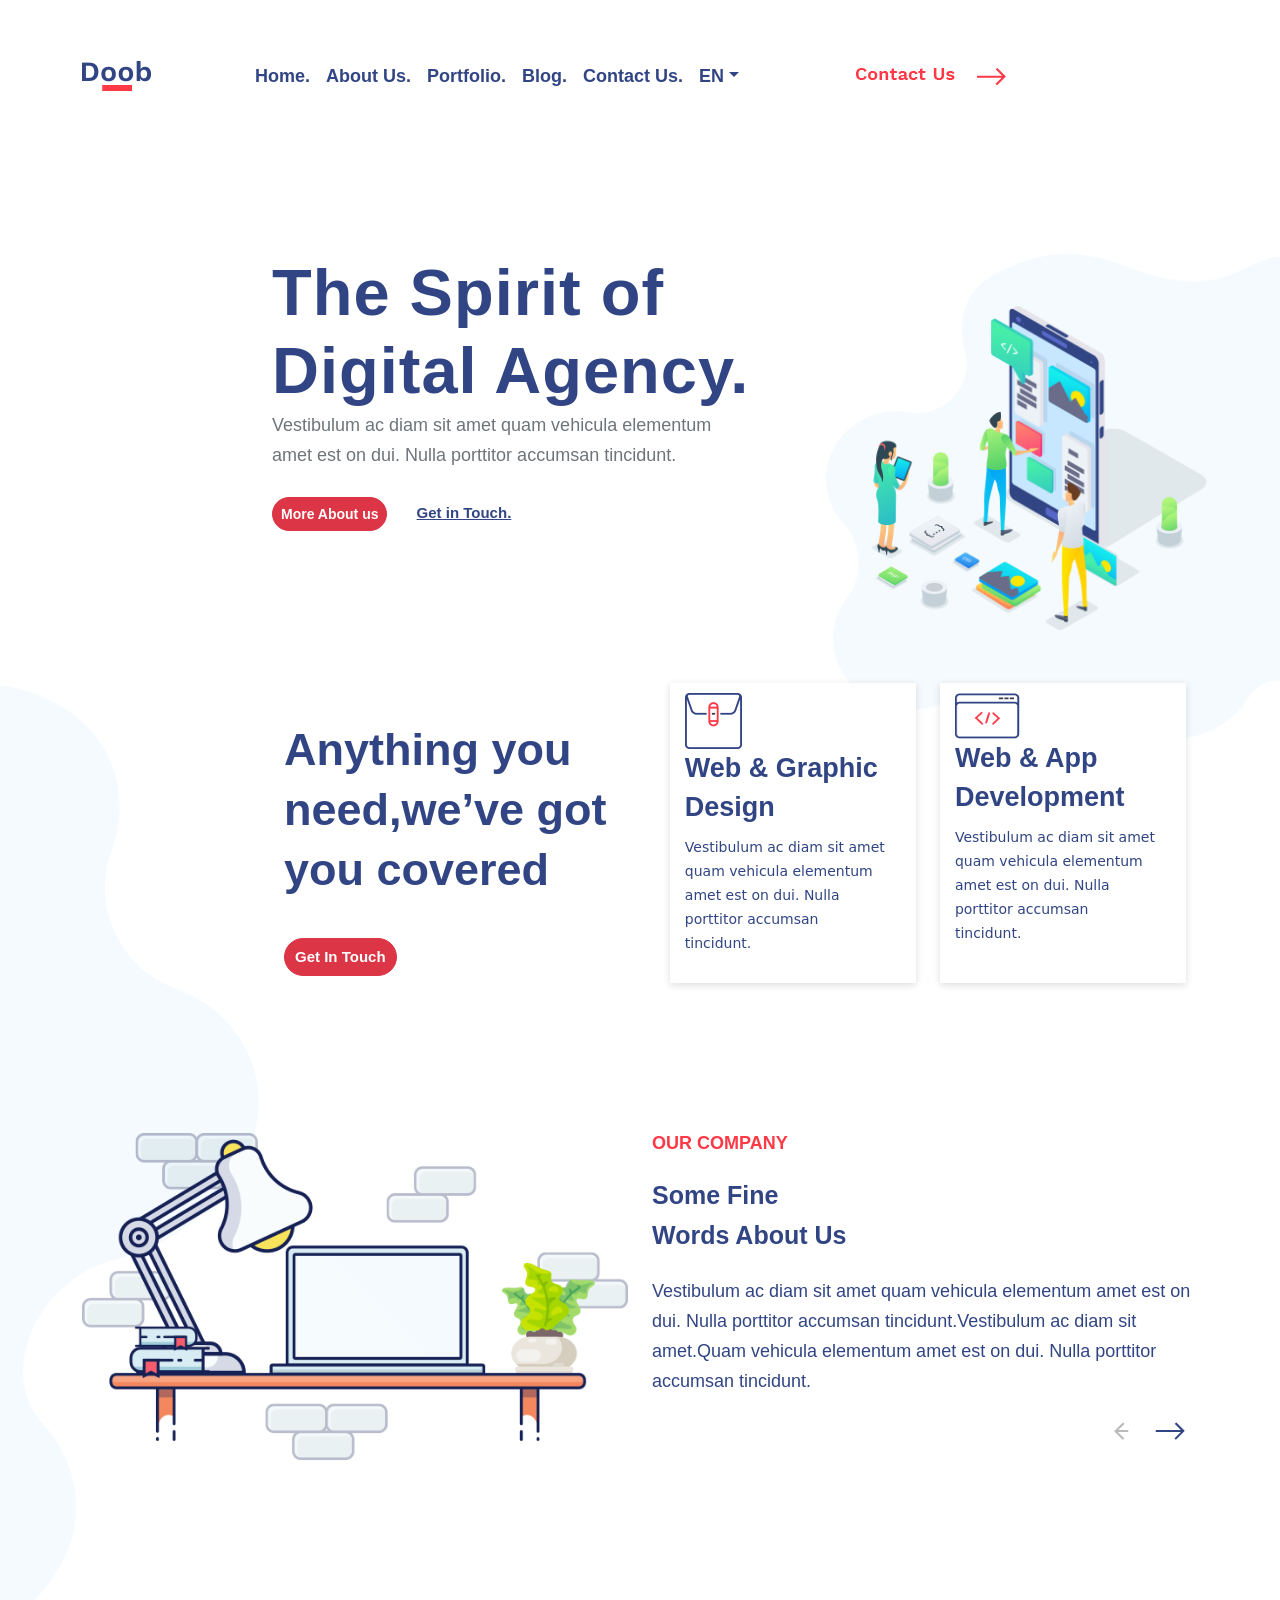
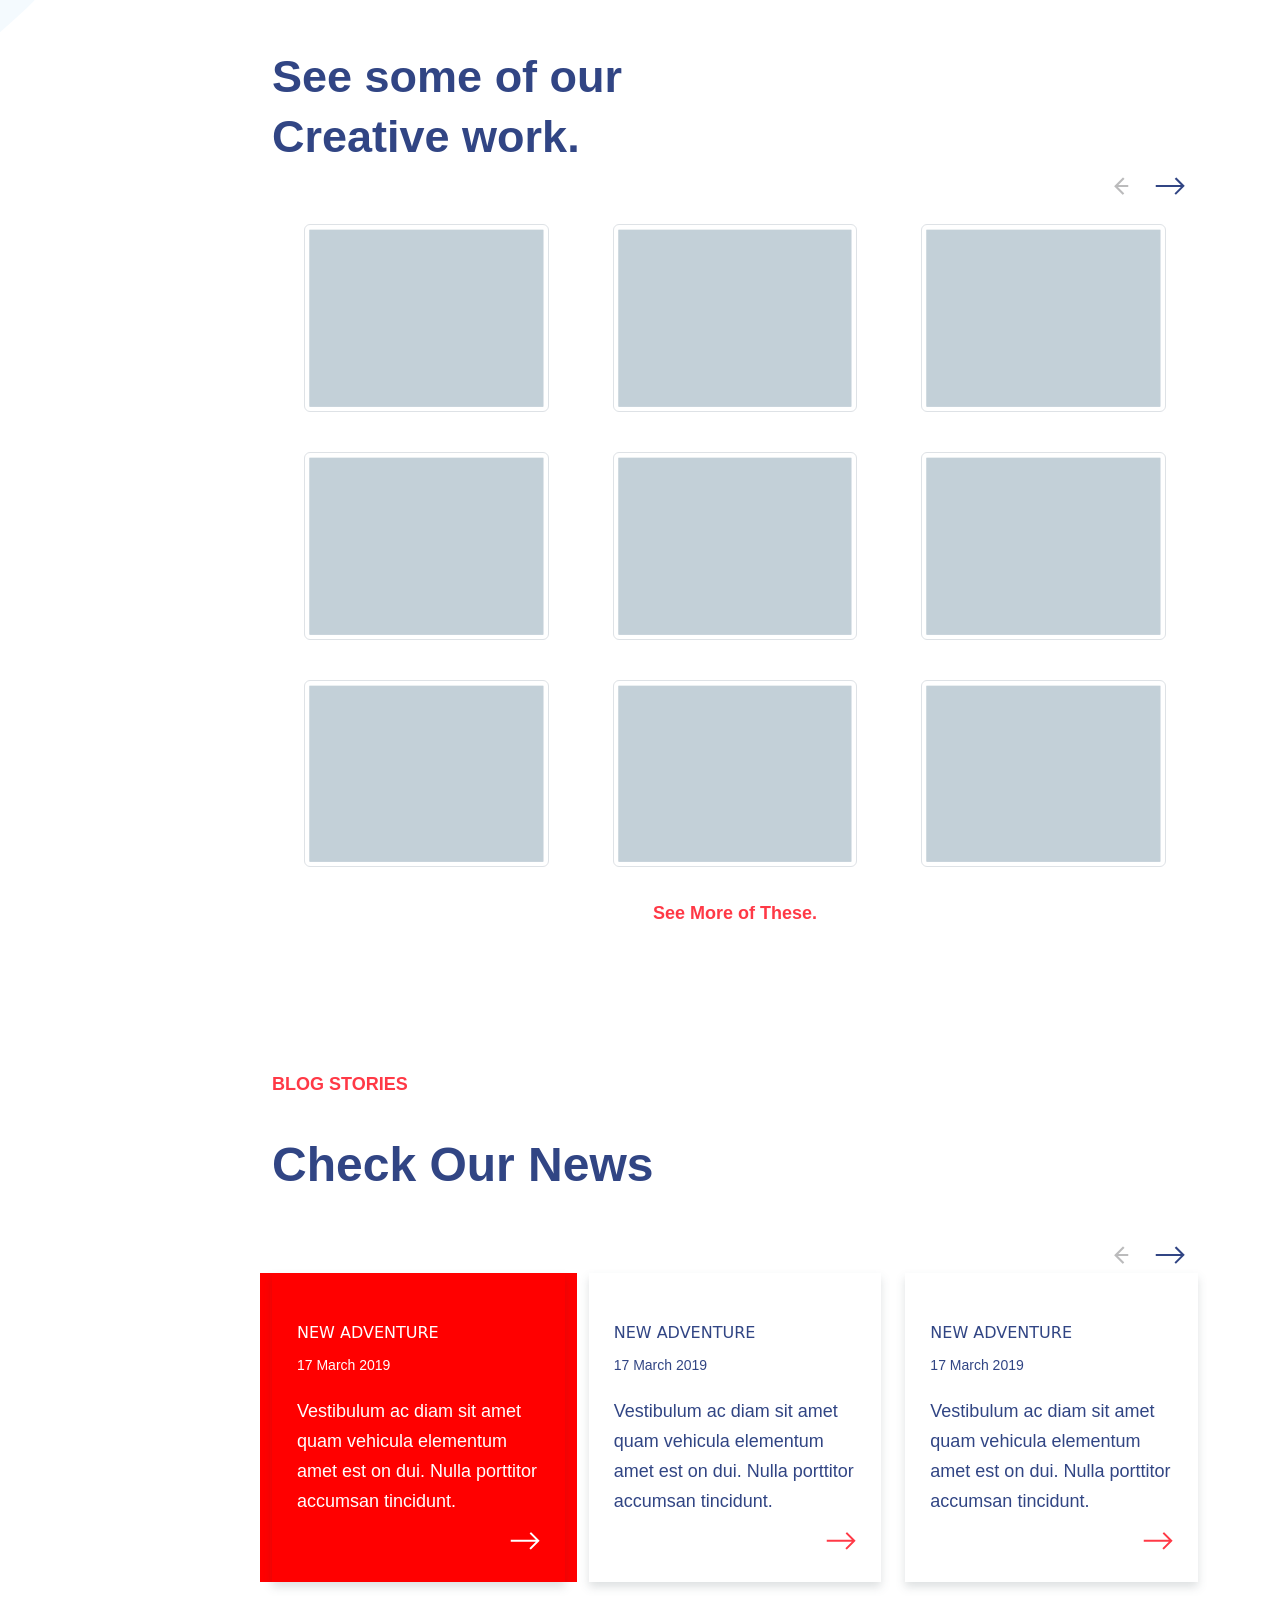
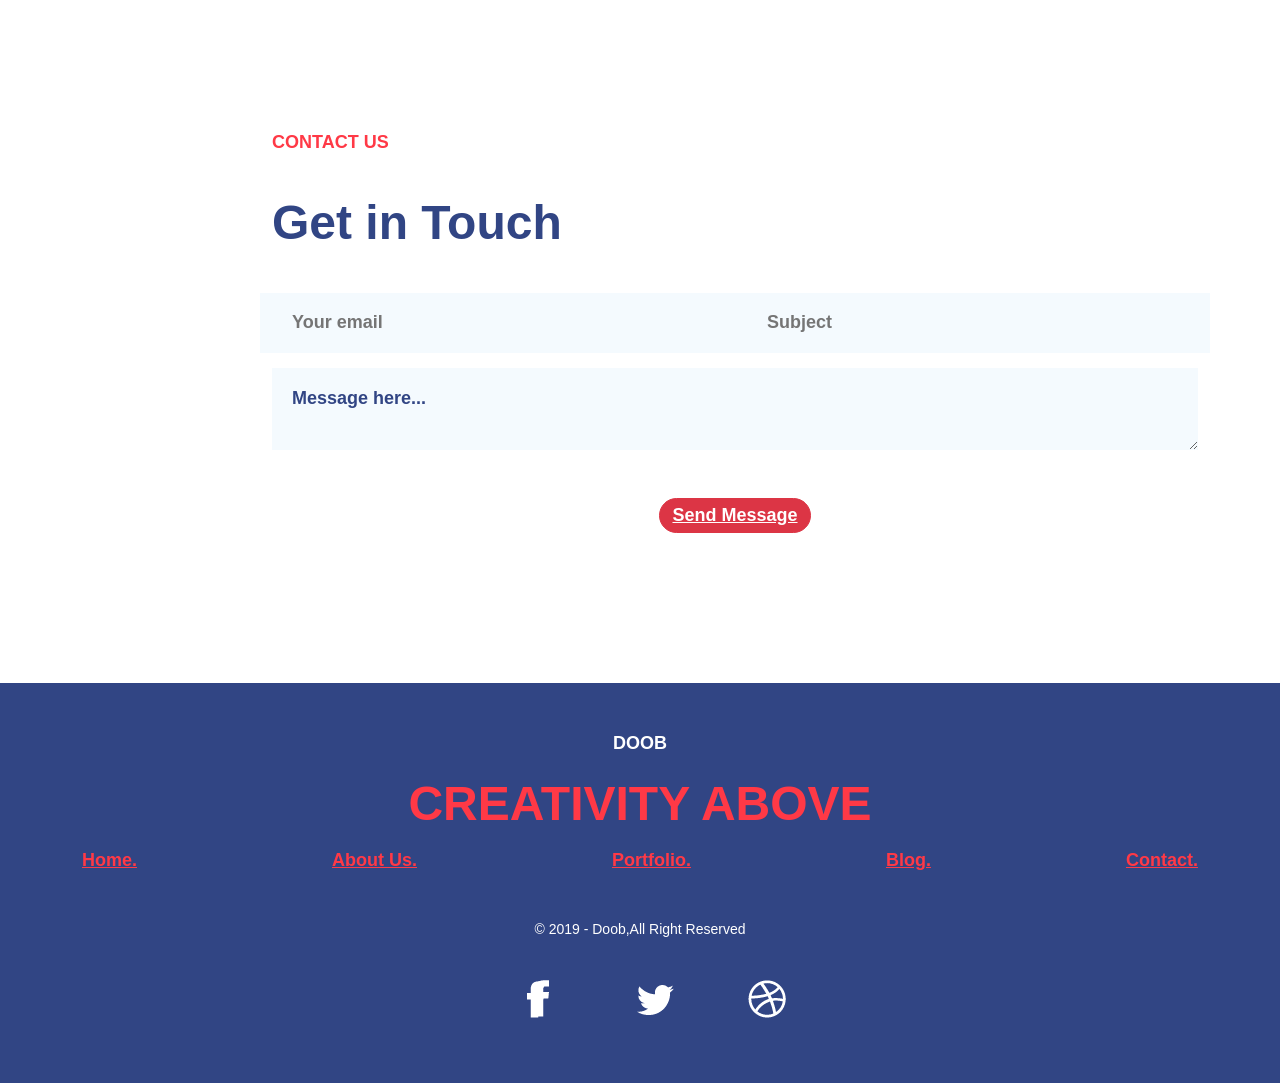
<file: index.html>
<!DOCTYPE html>
<html lang="en">
<head>
    <meta charset="UTF-8">
    <meta http-equiv="content-type" content="text/html; charset=utf-8">
    <meta name="viewport" content="width=device-width, initial-scale=1.0">
    <meta http-equiv="X-UA-Compatible" content="IE=edge">
    <meta name="viewport" content="width=device-width, initial-scale=1.0">
    <title>Document</title>
    <link href="https://cdn.jsdelivr.net/npm/bootstrap@5.1.3/dist/css/bootstrap.min.css" rel="stylesheet" integrity="sha384-1BmE4kWBq78iYhFldvKuhfTAU6auU8tT94WrHftjDbrCEXSU1oBoqyl2QvZ6jIW3" crossorigin="anonymous">
    <script src="https://cdn.jsdelivr.net/npm/bootstrap@5.1.3/dist/js/bootstrap.bundle.min.js" integrity="sha384-ka7Sk0Gln4gmtz2MlQnikT1wXgYsOg+OMhuP+IlRH9sENBO0LRn5q+8nbTov4+1p" crossorigin="anonymous"></script>
    <script src="https://cdn.jsdelivr.net/npm/@popperjs/core@2.10.2/dist/umd/popper.min.js" integrity="sha384-7+zCNj/IqJ95wo16oMtfsKbZ9ccEh31eOz1HGyDuCQ6wgnyJNSYdrPa03rtR1zdB" crossorigin="anonymous"></script>
    <script src="https://cdn.jsdelivr.net/npm/bootstrap@5.1.3/dist/js/bootstrap.min.js" integrity="sha384-QJHtvGhmr9XOIpI6YVutG+2QOK9T+ZnN4kzFN1RtK3zEFEIsxhlmWl5/YESvpZ13" crossorigin="anonymous"></script>
    <link rel="stylesheet" href="style2.css">
</head>
<body >  
 
    <section class="header ">
        <div class="container">
          <nav class="navbar navbar-expand-lg navbar-light mt-5">
                <a class="navbar-brand  me-5" href="#">
                    <img src="images/logo.png" alt="">
                </a>

                <button class="navbar-toggler" type="button" data-toggle="collapse" data-target="#menu" aria-controls="navbarSupportedContent" aria-expanded="false" aria-label="Toggle navigation">
                    <div class="interactive-menu-button">
                      <a href="#">
                        <span class="navbar-toggler-icon"></span>
                      </a>
                    </div>
                  </button>

                <div class="collapse navbar-collapse"  id="menu">
                <ul  class="navbar-nav mx-5">
                    <li class="nav-item ">
                    <a class="nav-link" >Home.</a>
                    </li>
                    <li class="nav-item">
                    <a class="nav-link">About Us.</a>
                    </li>
                    <li class="nav-item">
                    <a class="nav-link" >Portfolio.</a>
                    </li>
                    <li class="nav-item">
                    <a class="nav-link" >Blog.</a>
                    </li>
                    <li class="nav-item" >
                    <a class="nav-link" >Contact Us.</a>
                    </li>    
                    <li class="nav-item dropdown">
                        <a class="nav-link dropdown-toggle" href="#" id="navbarDropdown" role="button" data-toggle="dropdown" aria-haspopup="true" aria-expanded="false">EN</a>
                    </li>
                    
                </ul>
                <button  class="btn ms-5">
                    <img  src="images/contact.png" alt="">
                </button>
            </div>
          </nav>
        </div>
    </section>

    <section class="hero">
        <div class="container">  
            <div class="row" style="flex-wrap: nowrap;align-items: center;justify-content: right;">
                <div class="col-lg-10 offset-lg-2">
                    <div class="row">
                        <div class="col-lg-7  col-md-7 col-sm-12">
                            <h1 class="hero-txt">The Spirit of<br>Digital Agency.</h1>
                            <p class="hero-p">Vestibulum ac diam sit amet quam vehicula elementum<br> amet est on dui. Nulla porttitor accumsan tincidunt.</p>
                            <div class="hero-btns">
                                <button  class="btn btn-danger text-white p-2">More About us</button>
                                <a class="hero-a  ms-4">Get in Touch.</a>
                            </div>
                        </div>
                        <div  class="col-lg-5 col-md-5 col-sm-12">
                            <div class="hero-img">
                            <img  class="img-fluid d-none d-sm-block " src="images/hero.png" alt="">
                            </div>
                        </div>
                    </div>
                </div>
            </div>
        </div>
       
    </section>


    <section class="service">
        <div class="container ">
                <div class="row"> 
                    <div class="col-lg-2">
                        <div class="side-img"> 
                        <img  src="images/cloud1.png" alt="">
                        </div>
                    </div>
                    <div class="col-lg-10">
                        <div class="container">
                            <div class="row">
                                <div class="col-sm-12 col-md-6 col-lg-5 service-txt ">
                                    <h2>Anything you need,we’ve got you covered</h2>
                                    <button  class=" service-btn btn btn-danger text-white ">Get In Touch</button>
                                </div>
                                <div class=" col-sm-12 col-md-6 col-lg">
                                    <div class="service-box">
                                        <img src="images/web2.png" alt="">
                                        <h3>Web &amp; Graphic<br>Design</h3>
                                        <p >Vestibulum ac diam sit amet quam vehicula elementum amet est on dui. Nulla porttitor accumsan tincidunt.</p>
                                    </div>
                                </div>
                                <div class=" col-sm-12 col-md-6 col-lg ">
                                    <div class="service-box" >
                                        <img src="images/web1.png" alt="">
                                        <h3>Web &amp; App<br>Development</h3>
                                        <p >Vestibulum ac diam sit amet quam vehicula elementum amet est on dui. Nulla porttitor accumsan tincidunt.</p>
                                    </div>
                                </div>
                            </div>
                        </div>
                    </div>   
                </div>         
        </div>
    </section>


    <section class="about">
        <div class="container  ">
            <div class="row">
                <div class=" col-sm-12 col-md-6 col-lg-6">
                  <img src="images/lamp.png" alt="">
                </div>
                <div class="col-sm-12 col-md-6 col-lg-6" >
                    <h5>OUR COMPANY</h5>
                    <h2>Some Fine<br>Words About Us</h2>
                    <p>Vestibulum ac diam sit amet quam vehicula elementum amet est on dui. Nulla porttitor accumsan tincidunt.Vestibulum ac diam sit amet.Quam vehicula elementum amet est on dui. 
                        Nulla porttitor accumsan tincidunt.
                    </p>
                    <div style="display: flex;float: right;" class="justify-content-center">
                        <button class="btn btn-transparent ">
                            <img src="images/path1.png" alt="">
                        </button>
                        <button class="btn btn-transparent">
                            <img src="images/path2.png" alt="">
                        </button>
                    </div>
                </div>
              </div>
           
        </div>
    </section>


    

   <section class="work">
        <div class="container ">
                <div class="row">
                    <div class="col-lg-7 col-md-12 col-sm-12 offset-lg-2">
                        <h2>See some of our<br>Creative work.</h2>
                    </div>
                    <div class="col-lg-3 col-md-12 col-sm-12" style="display: flex;align-items: flex-end;justify-content: flex-end;">
                        <div style="display: flex;justify-content: flex-end;">
                            <button class="btn btn-transparent ">
                                <img src="images/path1.png" alt="">
                            </button>
                            <button class="btn btn-transparent">
                                <img src="images/path2.png" alt="">
                            </button>
                        </div>
                    </div>
                </div>

                <div class="row">
                    
                    <div class="col-lg-10  offset-lg-2">
                        <div class="container">
                            <div class="row">
                                <div class="col-lg-4 col-md-6 col-sm-12">
                                    <div class="work-box" style="justify-content: stretch;">
                                        <img  class="rounded   img-thumbnail"src="images/boxes.png"  alt="Preview">
                                    </div>
                                </div>
                                <div class=" col-lg-4 col-md-6 col-sm-12">
                                    <div class="work-box">
                                        <img class="rounded  img-thumbnail" src="images/boxes.png"  alt="Preview">
                                    </div>
                                </div>
                                <div class="col-lg-4 col-md-6 col-sm-12">
                                    <div class="work-box">
                                        <img class="rounded  img-thumbnail" src="images/boxes.png"  alt="Preview">
                                    </div>
                                </div>
                            </div>
                        </div>
                    </div>
                </div>

                <div class="row">
                    
                    <div class="col-lg-10 offset-lg-2">
                        <div class="container">
                            <div class="row">
                                <div class="col-lg-4 col-md-6 col-sm-12">
                                       <div class="work-box">
                                            <img class=" rounded img-thumbnail" src="images/boxes.png"  alt="Preview">
                                        </div>
                                </div>
                                <div class=" col-lg-4 col-md-6 col-sm-12">
                                        <div class="work-box">
                                            <img class=" rounded img-thumbnail" src="images/boxes.png"  alt="Preview">
                                        </div>
                                </div>
                                <div class="col-lg-4 col-md-6 col-sm-12">
                                        <div class="work-box">
                                            <img class="rounded img-thumbnail" src="images/boxes.png"  alt="Preview">
                                        </div>
                                </div>
                            </div>
                        </div>
                    </div>
                </div>        
      
                <div class="row">
                    <div class="col-lg-10 offset-lg-2">
                        <div class="container">
                            <div class="row">
                                <div class="col-lg-4 col-md-6 col-sm-12">
                                        <div class="work-box">
                                            <img class="rounded  img-thumbnail" src="images/boxes.png"  alt="Preview">
                                        </div>
                                </div>
                                <div class=" col-lg-4 col-md-6 col-sm-12">
                                        <div class="work-box" >
                                            <img class="rounded img-thumbnail" src="images/boxes.png"  alt="Preview">
                                        </div>
                                </div>
                                <div class="col-lg-4 col-md-6 col-sm-12">
                                        <div class="work-box">
                                            <img class=" rounded img-thumbnail" src="images/boxes.png"  alt="Preview">
                                        </div>
                                </div>
                            </div>
                        </div>
                    </div>
                </div>       
                <div class="row">
                    <div class="col-lg-10 offset-lg-2 ">
                        <div class="more mt-3 d-flex justify-content-center ">
                        <a  >See More of These.</a>
                        </div>
                    </div>           
                </div>
        </section> 

        <section class="blog">
             <div  class="container">
                <div class="row">
                    <div class="col-lg-10 offset-lg-2">
                        <h5>BLOG STORIES</h5>
                        <h2>Check Our News</h2>
                    </div>
                </div>
                <div class="row">
                    <div class="path col-lg-2 offset-lg-10" style="display:flex;justify-content:flex-end;">
                        <button class="btn btn-transparent ">
                            <img src="images/path1.png" alt="">
                        </button>
                        <button class="btn btn-transparent">
                            <img src="images/path2.png" alt="">
                        </button>
                    </div>
                </div>
                <div class="row">
                        <div  class=" col-lg offset-lg-2 active">
                            <div class="blog-box" style="color:white;background-color:red;">
                            <h6 >NEW ADVENTURE</h6>
                            <p class="date">17 March 2019</p>
                            <p class="para">Vestibulum ac diam sit amet quam vehicula elementum amet est on dui. Nulla porttitor accumsan tincidunt.</p>
                            <img  src="images/whitepath.png">
                        </div>
                        </div>
                        <div class=" col-lg">
                            <div class="blog-box">
                            <h6>NEW ADVENTURE</h6>
                            <p class="date">17 March 2019</p>
                            <p class="para">Vestibulum ac diam sit amet quam vehicula elementum amet est on dui. Nulla porttitor accumsan tincidunt.</p>
                            <img  src="images/redpath.png">
                        </div>
                        </div>
                        
                        <div  class=" col-lg">
                            <div class="blog-box">
                            <h6>NEW ADVENTURE</h6>
                            <p class="date">17 March 2019</p>
                            <p class="para"> Vestibulum ac diam sit amet quam vehicula elementum amet est on dui. Nulla porttitor accumsan tincidunt.</p>
                            <img  src="images/redpath.png">
                        </div>
                        </div>
                    </div>
            </div>
          </section>
          <section  class="contact">
            <div class="container">
              <div class="row">
                <div class="col-lg-10 offset-lg-2">
                  <h5>CONTACT US</h5>
                  <h2>Get in Touch</h2>
                </div>
              </div>
              <div class="row">
                <div class=" col-lg offset-lg-2 col-sm-12  email">
                  <input placeholder="Your email" type="email" id="email" pattern=".+@globex.com" size="30" required="">
                </div>
                <div class="col-lg email">
                  <input placeholder="Subject" type="subject" id="subject" size="30" required="">
                </div>
              </div>
              <div class="row">
                <div class="col-lg-10 offset-lg-2 message d-flex justify-content-center">
                  <textarea id="message" name="message" >Message here...</textarea>
                </div>
                <div class="  col-lg-10 offset-lg-2 d-flex justify-content-center ">
                  <div class="btn btn-danger contact-btn  mt-5"  >
                    <a  class=" text-white"  href="#">Send Message</a>
                  </div>
                </div>
              </div>
            </div>
          </section>


          <footer class="foot justify-content-center ">
            <div class="container">
              <div class="row">
                <div class="col-lg  ">
                  <h5 >DOOB</h5>
                  <h3>CREATIVITY ABOVE</h3>
                  <ul class="navbar nav contact-nav">
                    <li><a data-scroll="" href="#home">Home.</a></li>
                    <li><a data-scroll="" href="#about-us">About Us.</a></li>
                    <li><a data-scroll="" href="#portfolio">Portfolio.</a></li>
                    <li><a data-scroll="" href="#blog">Blog.</a></li>
                    <li><a data-scroll="" href="#contact-us">Contact.</a></li>
                  </ul>
                  <h6>© 2019 - Doob,All Right Reserved</h6>
                  <ul class="social">
                    <li><a href="#"><i class="icofont-facebook"><img src="images/footter logo.png"></i></a></li>
                    
                  </ul>
                </div>
              </div>
            </div>
          </footer>

 
    </body>
</html>
</file>
<file: style2.css>
body {

    min-width: 600px;
}
.header a {
    font-size: 18px;
    letter-spacing: 0px;
    line-height: 21px;
    color: #314584;
    font-weight: 600;
    font-family: sans-serif;
}



section{
    margin-bottom: 150px;
}
.hero-txt  {
    font-size: 65px;
    letter-spacing: 1px;
    color: #314584;
    font-weight: 600;
    font-family: sans-serif;
    margin-bottom: 0px;

}
.hero-p{
    width: 571px;
    height: 53px;
    font-size: 18px;
    letter-spacing: 0px;
    line-height: 30px;
    color: #6e757a;
    font-weight: 400;
    font-family: sans-serif;
    margin-bottom: 30px;
}


.hero-a{
    font-size: 15px;
    letter-spacing: 0px;
    line-height: 40px;
    color: #314584;
    font-weight: 600;
    font-family:sans-serif;

}

img {
    vertical-align: middle;
}

.hero-img{
    position: absolute;
    z-index: -9;
    

}

 .hero-btns button{
    font-size: 14px;
    letter-spacing: 0px;
    line-height: 16px;
    font-weight: 600;
    font-family: sans-serif;
    border-radius: 20px;
    
   
    }

    .side-img img {
        position: absolute;
        left: -20px;
        z-index: -9;
    }
    img {
        max-width: 100%;
        height: auto;
    }
    .side2-img img {
       
        position: absolute;
        right: -20px;
        top: 1250px;
        z-index:-9;
   
    }

    h2 {
        display: block;
        font-size: 1.5em;
        margin-block-start: 0.83em;
        margin-block-end: 0.83em;
        margin-inline-start: 0px;
        margin-inline-end: 0px;
        font-weight: bold;
    }

 
   .service-txt .service-btn{
    font-size: 15px;
    letter-spacing: 0px;
    line-height: 16px;
    font-weight: 600;
    font-family: sans-serif;
    border-radius: 20px;
    padding: 10px;
    
}

.service-txt h2{
    font-size: 45px;
    letter-spacing: 0px;
    line-height: 60px;
    color: #314584;
    font-weight: 600;
    font-family: sans-serif;
   
}
.service-box{
    background-color: white;
    padding: 10px 15px;
    box-shadow: 0px 2px 7px 0px rgb(28 31 33 / 15%);
    min-height: 300px;

}

.service-box h3{
    font-size: 27px;
    letter-spacing: 0px;
    line-height: 39px;
    color: #314584;
    font-weight: 600;
    font-family: sans-serif;
}
.service p{
    width: 200px;
    height: 98px;
    font-size: 14px;
    letter-spacing: 0px;
    line-height: 24px;
    color: #314584;
    font-weight: 400;
}

.about h5{
    font-size: 18px;
letter-spacing: 0px;
line-height: 21px;
color: #ff3946;
font-weight: 600;
font-family: sans-serif;
}

.about h2{
    font-size: 25px;
    letter-spacing: 0px;
    line-height: 40px;
    color: #314584;
    font-weight: 600;
    font-family: sans-serif;
}

.about p{
font-size: 18px;
letter-spacing: 0px;
line-height: 30px;
color: #314584;
font-weight: 400;
font-family: sans-serif;

}

.work h2{
font-size: 45px;
letter-spacing: 0px;
line-height: 60px;
color: #314584;
font-weight: 600;
font-family: sans-serif;
}

.work .more ,a{
font-size: 18px;
letter-spacing: 0px;
line-height: 21px;
color: #ff3946;
font-weight: 600;
font-family:sans-serif;

}

.work-box{
    margin:20px;
}


.blog h5{
font-size: 18px;
letter-spacing: 0px;
line-height: 21px;
color: #ff3946;
font-weight: 600;
font-family: sans-serif;
}

.blog h2{
    font-size: 48px;
letter-spacing: 0px;
line-height: 60px;
color: #314584;
font-weight: 600;
font-family:sans-serif;
}

.blog {
    color: #314584;
   
}
.blog .blog-box{
padding: 50px 25px;
filter: drop-shadow(0px 5px 5px rgba(25,45,51,0.15));
background-color: #ffffff;
    
}
.blog  .active{
color:white;
background-color: red;
}


.blog .date{

font-size: 14px;
letter-spacing: 0px;
line-height: 30px;
font-weight: 400;
font-family: sans-serif;
}
.blog .para{  
font-size: 18px;
letter-spacing: 0px;
line-height: 30px;
font-weight: 400;
font-family:sans-serif;

}
.blog-box img{
   float: right;
}

.contact h5{
font-size: 18px;
letter-spacing: 0px;
line-height: 21px;
color: #ff3946;
font-weight: 600;
font-family:sans-serif;
}
.contact h2{
font-size: 48px;
letter-spacing: 0px;
line-height: 60px;
color: #314584;
font-weight: 600;
font-family:sans-serif;
}

.contact .email{
font-size: 18px;
letter-spacing: 0px;
line-height: 21px;
color: #314584;
font-weight: 600;
font-family: sans-serif;
width: 570px;
height: 60px;
background-color: #f4fafe;
}
.message{
font-size: 18px;
letter-spacing: 0px;
line-height: 21px;
color: #314584;
font-weight: 600;
font-family:sans-serif; 
}
.email input{
    width: 100%;
    height: 60px;
    background-color: #F4FAFE;
    border: none;
    padding: 0px 20px;
    color: #314584;
    font-weight: 600;
    margin-bottom: 15px;
}
textarea {
    background-color: #F4FAFE;
    border: none;
    width: 100%;
    padding: 20px;
    margin-top: 15px;
    color: #314584;
    font-weight: 600;

}

.contact-btn {
font-size: 18px;
letter-spacing: 0px;
line-height: 21px;
color: #ff3946;
font-weight: 600;
font-family: sans-serif;
border-radius: 20px;

}

.foot{
    background-color: #314584;
    width: 100%;
    min-height: 400px;
    text-align: center;
    padding: 50px 0px 0px 0px;
    

}
.foot h5{
font-size: 18px;
letter-spacing: 0px;
line-height: 21px;
color: #ffffff;
font-weight: 600;
font-family: sans-serif;
margin-bottom: 20px;
}
.foot h3{
font-size: 48px;
letter-spacing: 0px;
line-height: 60px;
color: #ff3946;
font-weight: 600;
font-family:sans-serif;
}
.foot .contact-nav{
font-size: 18px;
letter-spacing: 0px;
line-height: 21px;
color: #ffffff;
font-weight: 600;
font-family:sans-serif;
}
.foot h6{
margin:40px 0px;
font-size: 14px;
letter-spacing: 0px;
line-height: 21px;
color: #ffffff;
font-weight: 400;
font-family: sans-serif;
}
ul{
    list-style: none;
}
@media screen  and (max-width:600px){

    .hero h1,p,.hero-btns
    {
        text-align: center;
        justify-content: center;
       
    }
    .service .service-txt,.service-btn,.service-box,.service h2,.service  h3 ,.service-box p
    {
        text-align: center;
        justify-content: center;
        width:auto;
    }

    .about h5 ,.about h2,.about p{
        text-align: center;
        justify-content: center;
       
    }

    .work h2,.work button,.work-box{

        text-align: center;
        justify-content: center;
    }

    .blog h5,h2,h6{
        text-align: center;
    }

    .contact h5,h2,input,textarea,contact-btn{
        text-align: center;
        justify-content: center;
    }
}
</file>
